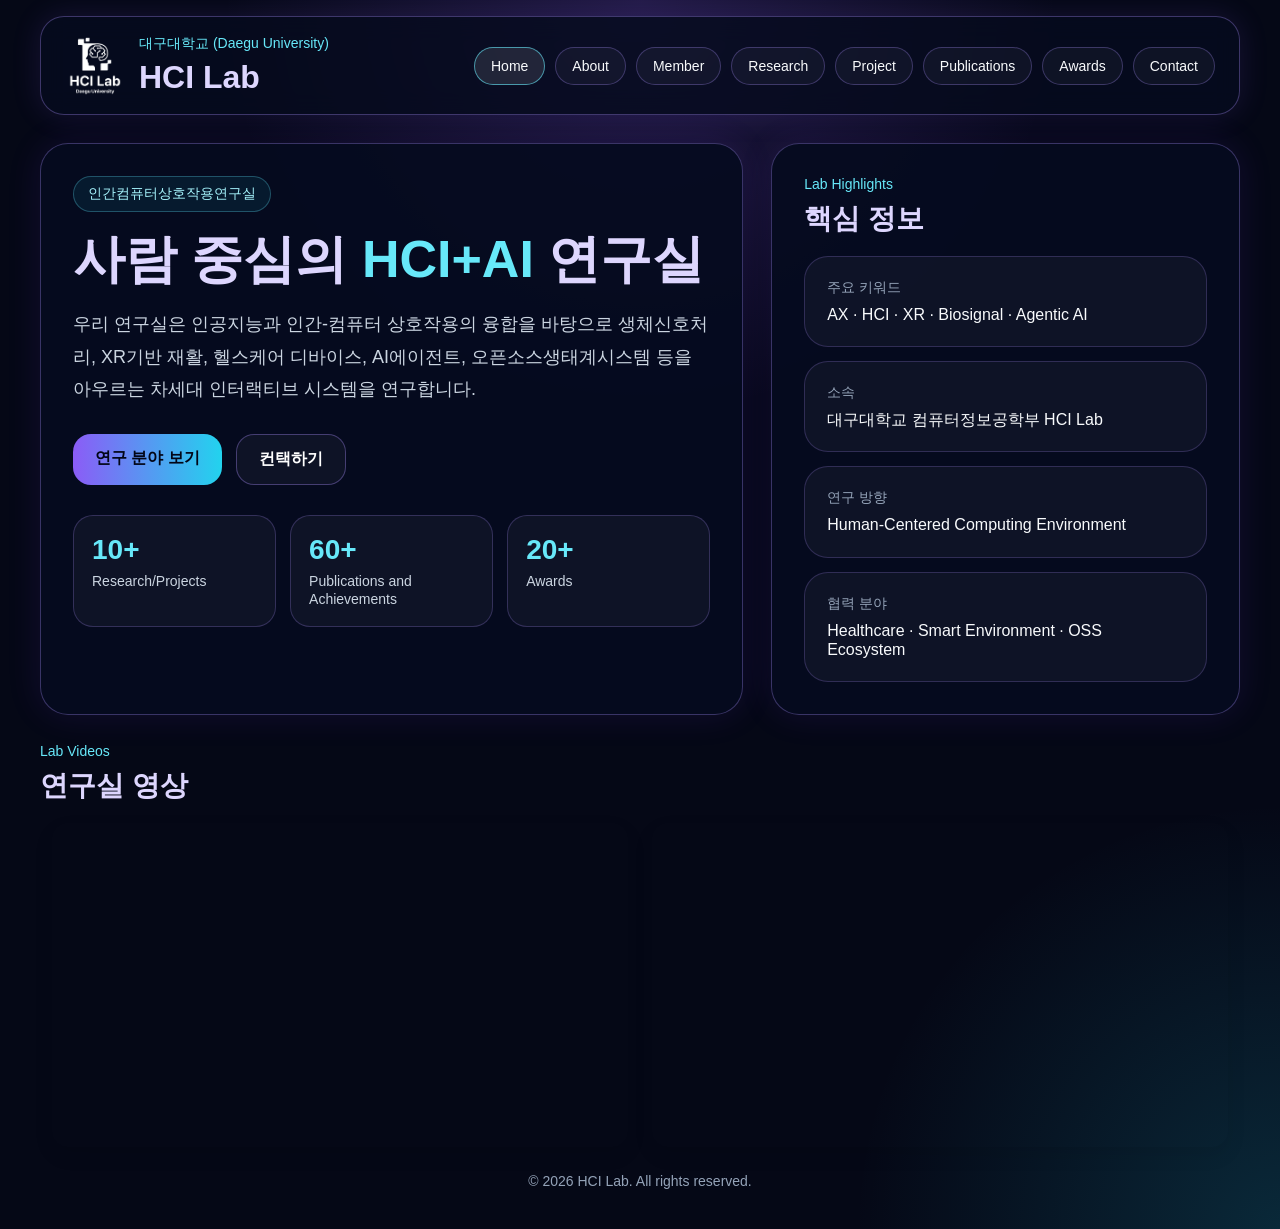
<file: index.html>
<!DOCTYPE html>
<html lang="ko">
<head>
  <meta charset="UTF-8" />
  <meta name="viewport" content="width=device-width, initial-scale=1.0" />
  <title>HCI Lab</title>
  <link rel="stylesheet" href="styles.css" />
</head>
<body>
  <div class="container">
    <header class="header">
      <div class="header-row">
        <div class="brand">
            <img src="images/white_verti.png" alt="HCI Lab Logo" class="logo">

            <div>
                <div class="brand-small">대구대학교 (Daegu University)</div>
                <h1 class="brand-title">HCI Lab</h1>
            </div>
        </div>
        <nav class="nav">
          <a href="index.html" class="active">Home</a>
          <a href="about.html">About</a>
          <a href="members.html">Member</a>
          <a href="research.html">Research</a>
          <a href="projects.html">Project</a>
          <a href="publications.html">Publications</a>
          <a href="awards.html">Awards</a>
          <a href="contact.html">Contact</a>
        </nav>
      </div>
    </header>

    <section class="hero">
      <div class="card">
        <div class="badge">인간컴퓨터상호작용연구실</div>
        <h2>사람 중심의 <span class="accent">HCI+AI</span> 연구실</h2>
        <p>
          우리 연구실은 인공지능과 인간-컴퓨터 상호작용의 융합을 바탕으로
          생체신호처리, XR기반 재활, 헬스케어 디바이스, AI에이전트, 오픈소스생태계시스템 등을 아우르는
          차세대 인터랙티브 시스템을 연구합니다.
        </p>
        <div class="btn-group">
          <a class="btn-primary" href="research.html">연구 분야 보기</a>
          <a class="btn-secondary" href="contact.html">컨택하기</a>
        </div>
        <div class="stats">
          <div class="stat"><strong>10+</strong><span class="label">Research/Projects</span></div>
          <div class="stat"><strong>60+</strong><span class="label">Publications and Achievements</span></div>
          <div class="stat"><strong>20+</strong><span class="label">Awards</span></div>
        </div>
      </div>

      <div class="card">
        <div class="section-header" style="margin-bottom:18px;">
          <div>
            <div class="eyebrow">Lab Highlights</div>
            <h3 style="font-size:28px;">핵심 정보</h3>
          </div>
        </div>
        <div class="info-list">
          <div class="info-item">
            <div class="title">주요 키워드</div>
            <div class="value">AX · HCI · XR · Biosignal · Agentic AI</div>
          </div>
          <div class="info-item">
            <div class="title">소속</div>
            <div class="value">대구대학교 컴퓨터정보공학부 HCI Lab</div>
          </div>
          <div class="info-item">
            <div class="title">연구 방향</div>
            <div class="value">Human-Centered Computing Environment</div>
          </div>
          <div class="info-item">
            <div class="title">협력 분야</div>
            <div class="value">Healthcare · Smart Environment · OSS Ecosystem</div>
          </div>
        </div>
      </div>
    </section>

<section class="section">
  <div class="section-header" style="margin-bottom:18px;">
    <div>
      <div class="eyebrow">Lab Videos</div>
      <h3 style="font-size:28px;">연구실 영상</h3>
    </div>
  </div>

  <div class="video-row">

    <!-- 영상 1 -->
    <div class="video-box">
      <iframe 
        src="https://www.youtube.com/embed/1eyJQSiv-pg"
        title="Video 1"
        frameborder="0"
        allowfullscreen>
      </iframe>
    </div>

    <!-- 영상 2 -->
    <div class="video-box">
      <iframe 
        src="https://www.youtube.com/embed/2YRIc9WSNo4?si=rixb3j6fYmChLufJ"
        title="Video 2"
        frameborder="0"
        allowfullscreen>
      </iframe>
    </div>

  </div>
</section>

    <footer>© 2026 HCI Lab. All rights reserved.</footer>
  </div>
</body>
</html>
</file>
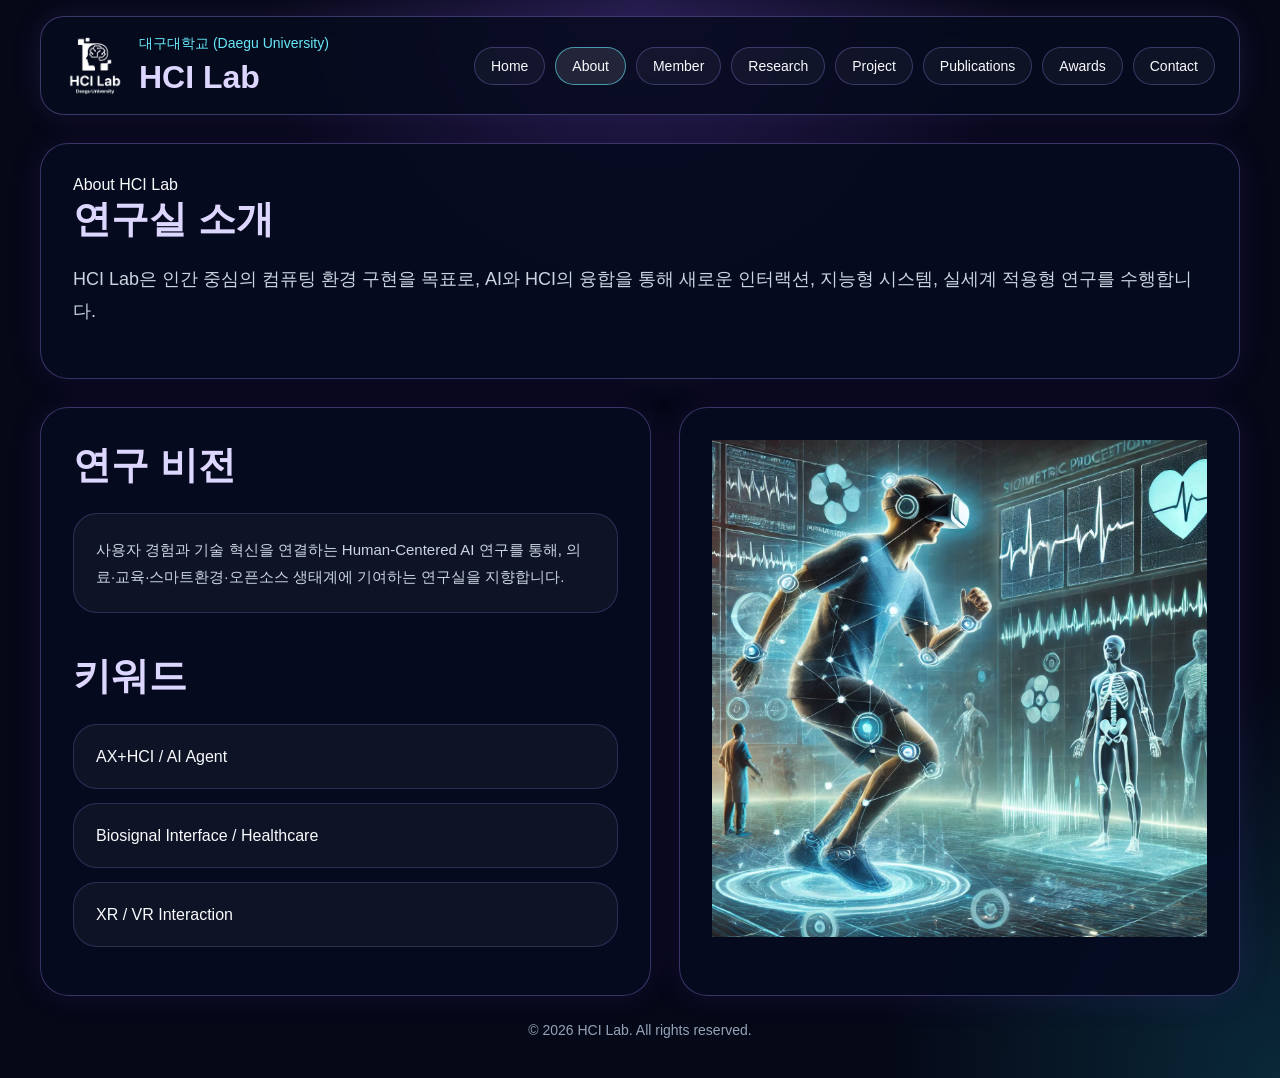
<file: about.html>
<!DOCTYPE html>
<html lang="ko">
<head>
  <meta charset="UTF-8" />
  <meta name="viewport" content="width=device-width, initial-scale=1.0" />
  <title>HCI Lab | 소개</title>
  <link rel="stylesheet" href="styles.css" />
</head>
<body>
  <div class="container">
    <header class="header">
      <div class="header-row">
        <div class="brand">
            <img src="images/white_verti.png" alt="HCI Lab Logo" class="logo">

            <div>
                <div class="brand-small">대구대학교 (Daegu University)</div>
                <h1 class="brand-title">HCI Lab</h1>
            </div>
        </div>
        <nav class="nav">
          <a href="index.html">Home</a>
          <a href="about.html" class="active">About</a>
          <a href="members.html">Member</a>
          <a href="research.html">Research</a>
          <a href="projects.html">Project</a>
          <a href="publications.html">Publications</a>
            <a href="awards.html">Awards</a>
          <a href="contact.html">Contact</a>
        </nav>
      </div>
    </header>

    <section class="page-hero card">
      <div class="eyebrow">About HCI Lab</div>
      <h2 class="page-title">연구실 소개</h2>
      <p class="page-intro">
        HCI Lab은 인간 중심의 컴퓨팅 환경 구현을 목표로,
        AI와 HCI의 융합을 통해 새로운 인터랙션, 지능형 시스템,
        실세계 적용형 연구를 수행합니다.
      </p>
    </section>

    <section class="section grid-2">
      <div class="card">
        <div class="section-header">
          <div>
            <h3>연구 비전</h3>
          </div>
        </div>
        <div class="box">
          <p>사용자 경험과 기술 혁신을 연결하는 Human-Centered AI 연구를 통해, 의료·교육·스마트환경·오픈소스 생태계에 기여하는 연구실을 지향합니다.</p>
        </div>

        <div class="keyword-text">
        <div class="section-header">
          <div>
            <h3>
              <p></p>키워드</h3>
          </div>
        </div>            
        </div>
        
          <div class="info-list">
          <div class="info-item"><div class="value">AX+HCI / AI Agent</div></div>
          <div class="info-item"><div class="value">Biosignal Interface / Healthcare</div></div>
          <div class="info-item"><div class="value">XR / VR Interaction</div></div>
        </div>
      </div>

      <div class="card">
        <div class="section-header">
          <div class="keyword-card">
              <img src="images/about.png" class="keyword-img">
          </div>
        </div>

      </div>
    </section>

    <footer>© 2026 HCI Lab. All rights reserved.</footer>
  </div>
</body>
</html>
</file>
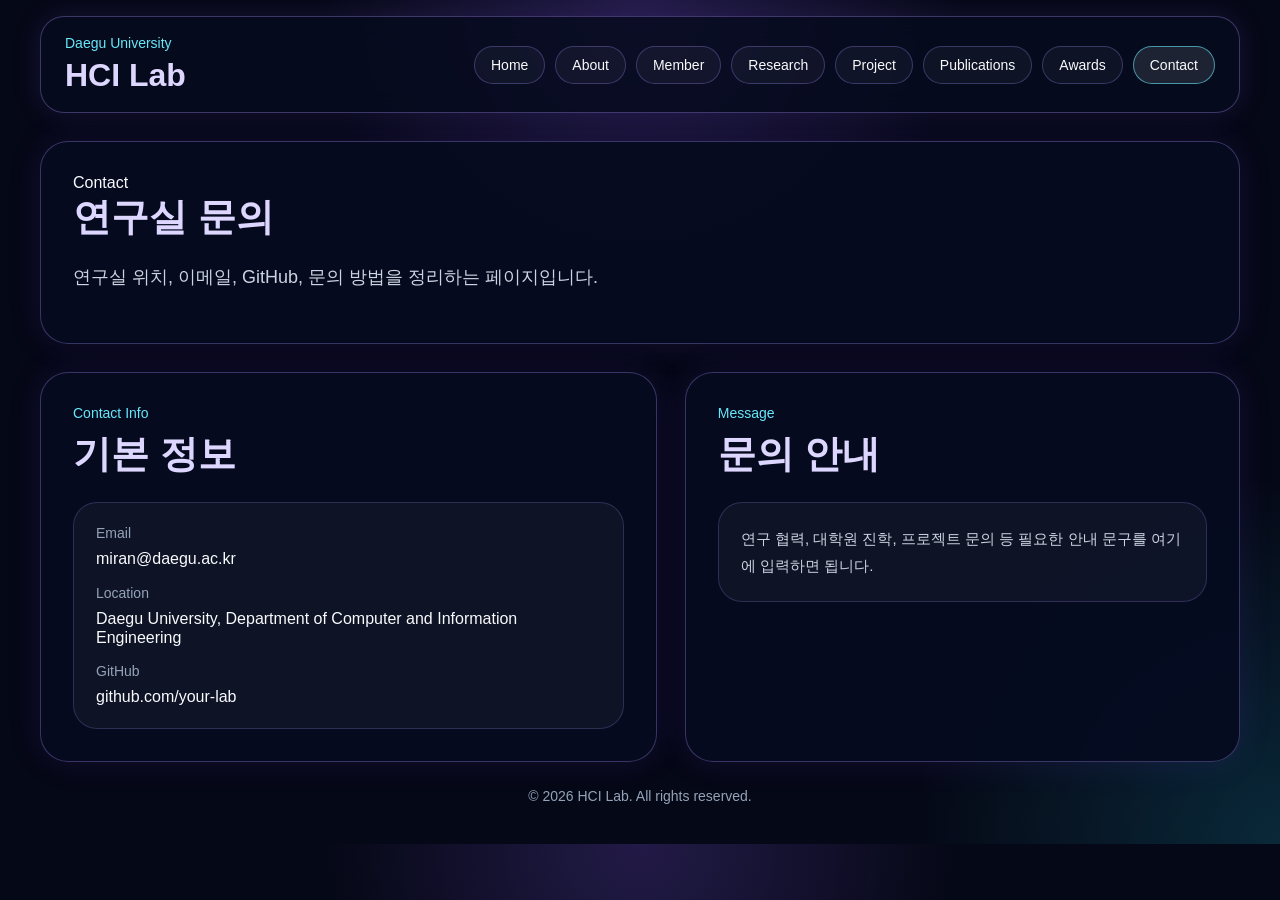
<file: contact.html>
<!DOCTYPE html>
<html lang="ko">
<head>
  <meta charset="UTF-8" />
  <meta name="viewport" content="width=device-width, initial-scale=1.0" />
  <title>HCI Lab | 연락처</title>
  <link rel="stylesheet" href="styles.css" />
</head>
<body>
  <div class="container">
    <header class="header">
      <div class="header-row">
        <div>
          <div class="brand-small">Daegu University</div>
          <h1 class="brand-title">HCI Lab</h1>
        </div>
        <nav class="nav">
          <a href="index.html">Home</a>
          <a href="about.html">About</a>
          <a href="members.html">Member</a>
          <a href="research.html">Research</a>
          <a href="projects.html">Project</a>
          <a href="publications.html">Publications</a>
          <a href="awards.html">Awards</a>
          <a href="contact.html" class="active">Contact</a>
        </nav>
      </div>
    </header>

    <section class="page-hero card">
      <div class="eyebrow">Contact</div>
      <h2 class="page-title">연구실 문의</h2>
      <p class="page-intro">연구실 위치, 이메일, GitHub, 문의 방법을 정리하는 페이지입니다.</p>
    </section>

    <section class="section grid-2">
      <div class="card">
        <div class="section-header">
          <div>
            <div class="eyebrow">Contact Info</div>
            <h3>기본 정보</h3>
          </div>
        </div>
        <div class="contact-card">
          <div class="contact-item">
            <div class="title">Email</div>
            <div class="value">miran@daegu.ac.kr</div>
          </div>
          <div class="contact-item">
            <div class="title">Location</div>
            <div class="value">Daegu University, Department of Computer and Information Engineering</div>
          </div>
          <div class="contact-item">
            <div class="title">GitHub</div>
            <div class="value">github.com/your-lab</div>
          </div>
        </div>
      </div>

      <div class="card">
        <div class="section-header">
          <div>
            <div class="eyebrow">Message</div>
            <h3>문의 안내</h3>
          </div>
        </div>
        <div class="box">
          <p>연구 협력, 대학원 진학, 프로젝트 문의 등 필요한 안내 문구를 여기에 입력하면 됩니다.</p>
        </div>
      </div>
    </section>

    <footer>© 2026 HCI Lab. All rights reserved.</footer>
  </div>
</body>
</html>
</file>
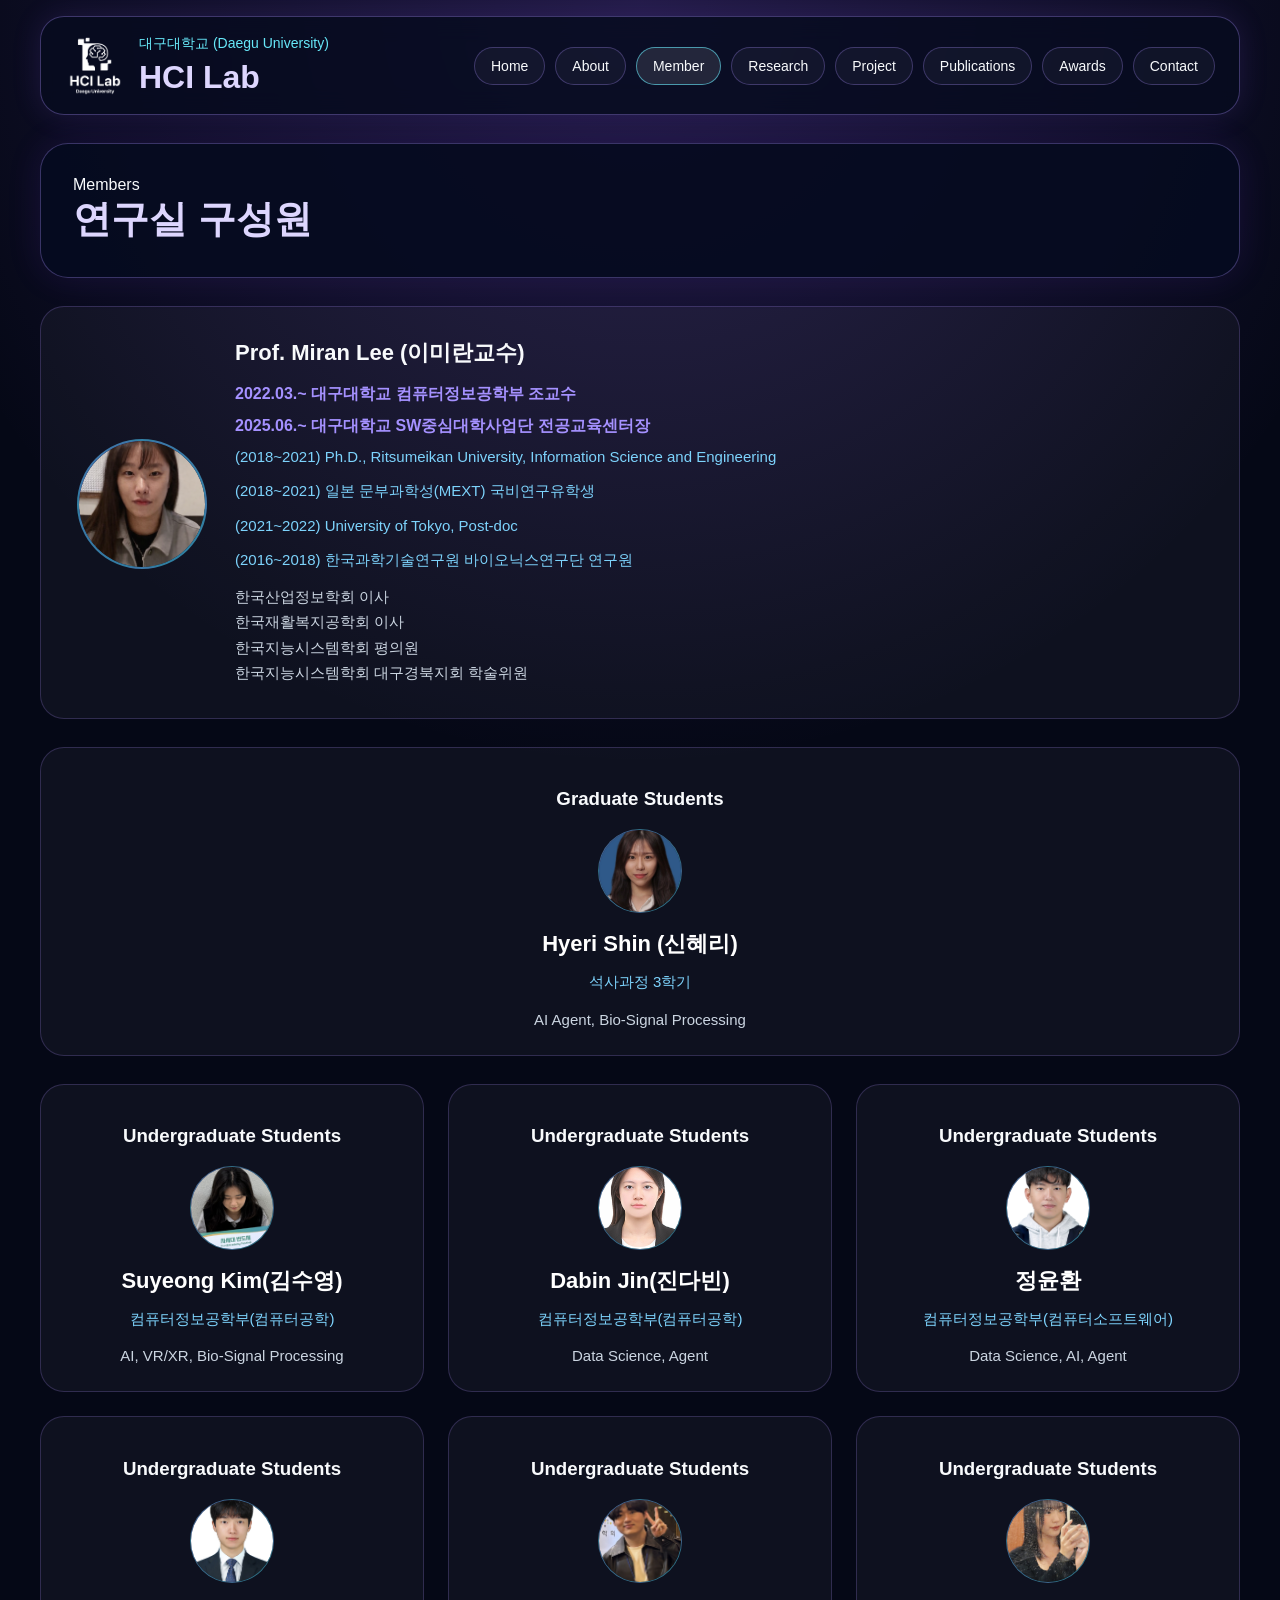
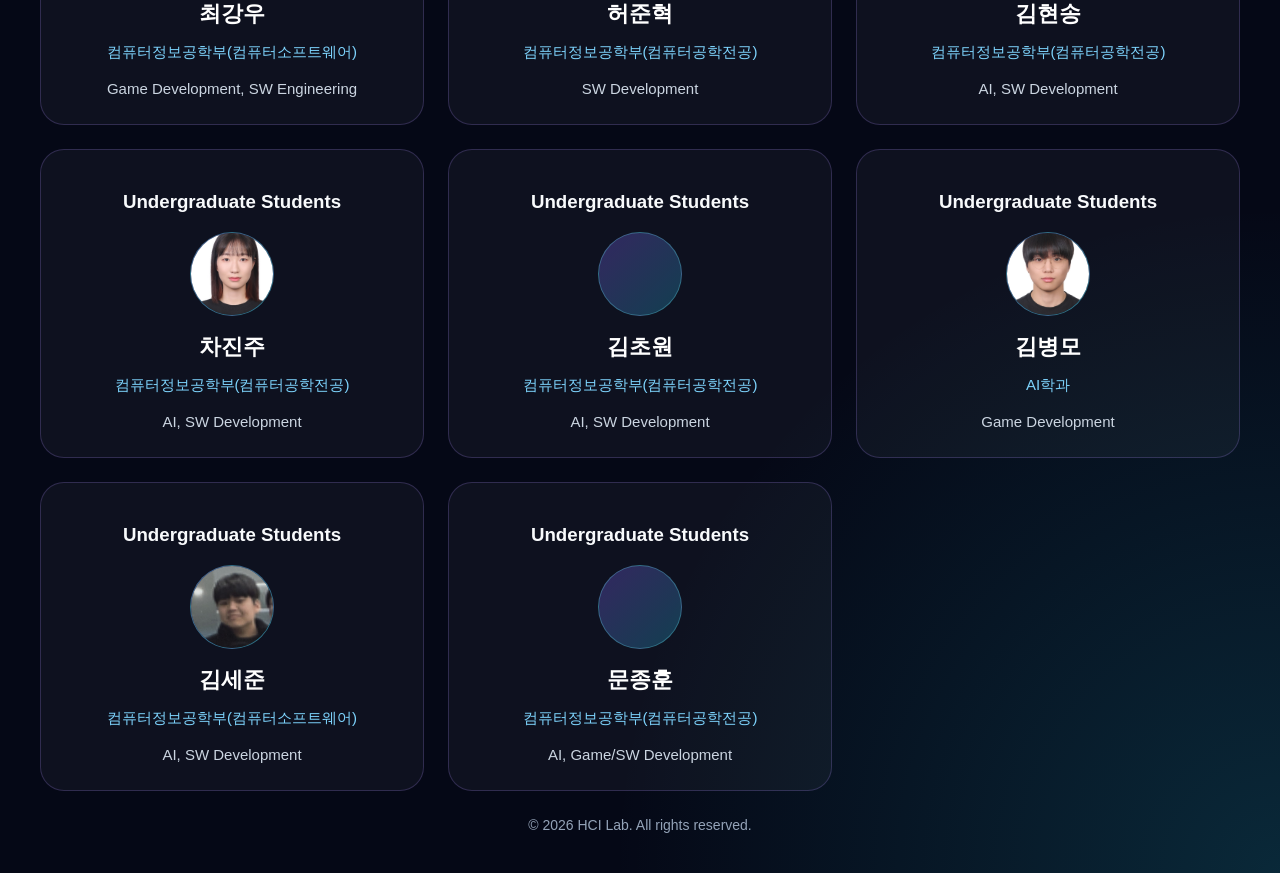
<file: members.html>
<!DOCTYPE html>
<html lang="ko">
<head>
  <meta charset="UTF-8" />
  <meta name="viewport" content="width=device-width, initial-scale=1.0" />
  <title>HCI Lab | 구성원</title>
  <link rel="stylesheet" href="styles.css" />
</head>
<body>
  <div class="container">
    <header class="header">
      <div class="header-row">
        <div class="brand">
          <img src="images/white_verti.png" alt="HCI Lab Logo" class="logo">

          <div>
            <div class="brand-small">대구대학교 (Daegu University)</div>
            <h1 class="brand-title">HCI Lab</h1>
          </div>
        </div>

        <nav class="nav">
          <a href="index.html">Home</a>
          <a href="about.html">About</a>
          <a href="members.html" class="active">Member</a>
          <a href="research.html">Research</a>
          <a href="projects.html">Project</a>
          <a href="publications.html">Publications</a>
          <a href="awards.html">Awards</a>
          <a href="contact.html">Contact</a>
        </nav>
      </div>
    </header>

    <section class="page-hero card">
      <div class="eyebrow">Members</div>
      <h2 class="page-title">연구실 구성원</h2>
    </section>

    <!-- 책임교수 -->
    <section class="section professor-section">
      <div class="member-box professor-box">
        <div class="avatar">
          <img src="images/professor.png" alt="Professor" class="avatar-img">
        </div>

        <div class="professor-info">
          <h3>Prof. Miran Lee (이미란교수)</h3>
          <p class="affiliation-kor">2022.03.~ 대구대학교 컴퓨터정보공학부 조교수</p>
          <p class="affiliation-kor">2025.06.~ 대구대학교 SW중심대학사업단 전공교육센터장</p>

          <p class="affiliation-en">
            (2018~2021) Ph.D., Ritsumeikan University, Information Science and Engineering </p>
          <p class="affiliation-en"> (2018~2021) 일본 문부과학성(MEXT) 국비연구유학생 </p>
          <p class="affiliation-en"> (2021~2022) University of Tokyo, Post-doc </p>
          <p class="affiliation-en"> (2016~2018) 한국과학기술연구원 바이오닉스연구단 연구원 </p>
                   
          <p class="bio">
            한국산업정보학회 이사
          </p>
          <p class="bio">
            한국재활복지공학회 이사
          </p>
          <p class="bio">
            한국지능시스템학회 평의원
          </p>
          <p class="bio">
            한국지능시스템학회 대구경북지회 학술위원
          </p>
        </div>
      </div>
    </section>

<!-- 대학원생 -->
<section class="section student-section">
  <div class="graduate-grid">
    <div class="member-box graduate-box">
      <h3 class="section-subtitle">Graduate Students</h3>
      <div class="avatar">
           <img src="images/shr.png" alt="shr" class="avatar-img">
      </div>
      <h4>Hyeri Shin (신혜리)</h4>
      <p class="affiliation">석사과정 3학기</p>
      <p class="bio">AI Agent, Bio-Signal Processing</p>
    </div>

  </div>

</section>


<!-- 학부생 -->
<section class="section student-section">



  <div class="undergraduate-grid">

    <div class="member-box undergraduate-box">
        <h3 class="section-subtitle">Undergraduate Students</h3>
      <div class="avatar">
           <img src="images/ksy.png" alt="shr" class="avatar-img">
      </div>
      <h4>Suyeong Kim(김수영)</h4>
      <p class="affiliation">컴퓨터정보공학부(컴퓨터공학)</p>
      <p class="bio">AI, VR/XR, Bio-Signal Processing</p>
    </div>

    <div class="member-box undergraduate-box">
              <h3 class="section-subtitle">Undergraduate Students</h3>
      <div class="avatar">
           <img src="images/jdb.png" alt="shr" class="avatar-img">
      </div>
      <h4>Dabin Jin(진다빈)</h4>
      <p class="affiliation">컴퓨터정보공학부(컴퓨터공학)</p>
      <p class="bio">Data Science, Agent</p>
    </div>

    <div class="member-box undergraduate-box">
              <h3 class="section-subtitle">Undergraduate Students</h3>
      <div class="avatar">
           <img src="images/jyh.png" alt="shr" class="avatar-img">
      </div>      <h4>정윤환</h4>
      <p class="affiliation">컴퓨터정보공학부(컴퓨터소프트웨어)</p>
      <p class="bio">Data Science, AI, Agent</p>
    </div>

    <div class="member-box undergraduate-box">
              <h3 class="section-subtitle">Undergraduate Students</h3>
      <div class="avatar">
           <img src="images/ckw.jpeg" alt="shr" class="avatar-img">
      </div>
      <h4>최강우</h4>
      <p class="affiliation">컴퓨터정보공학부(컴퓨터소프트웨어)</p>
      <p class="bio">Game Development, SW Engineering</p>
    </div>

    <div class="member-box undergraduate-box">
              <h3 class="section-subtitle">Undergraduate Students</h3>
      <div class="avatar">
           <img src="images/hjh.png" alt="shr" class="avatar-img">
      </div>
      <h4>허준혁</h4>
      <p class="affiliation">컴퓨터정보공학부(컴퓨터공학전공)</p>
      <p class="bio">SW Development</p>
    </div>

    <div class="member-box undergraduate-box">
              <h3 class="section-subtitle">Undergraduate Students</h3>
      <div class="avatar">
           <img src="images/khs.png" alt="shr" class="avatar-img">
      </div>
      <h4>김현송</h4>
      <p class="affiliation">컴퓨터정보공학부(컴퓨터공학전공)</p>
      <p class="bio">AI, SW Development</p>
    </div>

        <div class="member-box undergraduate-box">
                  <h3 class="section-subtitle">Undergraduate Students</h3>

      <div class="avatar">
           <img src="images/cjj.png" alt="shr" class="avatar-img">
      </div>
      <h4>차진주</h4>
      <p class="affiliation">컴퓨터정보공학부(컴퓨터공학전공)</p>
      <p class="bio">AI, SW Development</p>
    </div>

    <div class="member-box undergraduate-box">
      <h3 class="section-subtitle">Undergraduate Students</h3>
      <div class="avatar">
      </div>
      <h4>김초원</h4>
      <p class="affiliation">컴퓨터정보공학부(컴퓨터공학전공)</p>
      <p class="bio">AI, SW Development</p>
    </div>

    <div class="member-box undergraduate-box">
       <h3 class="section-subtitle">Undergraduate Students</h3>
      <div class="avatar">
           <img src="images/kbm.png" alt="shr" class="avatar-img">
      </div>
      <h4>김병모</h4>
      <p class="affiliation">AI학과</p>
      <p class="bio">Game Development</p>
    </div>

        <div class="member-box undergraduate-box">
                  <h3 class="section-subtitle">Undergraduate Students</h3>
      <div class="avatar">
           <img src="images/ksj.png" alt="shr" class="avatar-img">
      </div>      <h4>김세준</h4>
      <p class="affiliation">컴퓨터정보공학부(컴퓨터소프트웨어)</p>
      <p class="bio">AI, SW Development</p>
    </div>

    <div class="member-box undergraduate-box">
              <h3 class="section-subtitle">Undergraduate Students</h3>
      <div class="avatar"></div>
      <h4>문종훈</h4>
      <p class="affiliation">컴퓨터정보공학부(컴퓨터공학전공)</p>
      <p class="bio">AI, Game/SW Development</p>
    </div>

  </div>

</section>

    <footer>© 2026 HCI Lab. All rights reserved.</footer>
  </div>
</body>
</html>
</file>
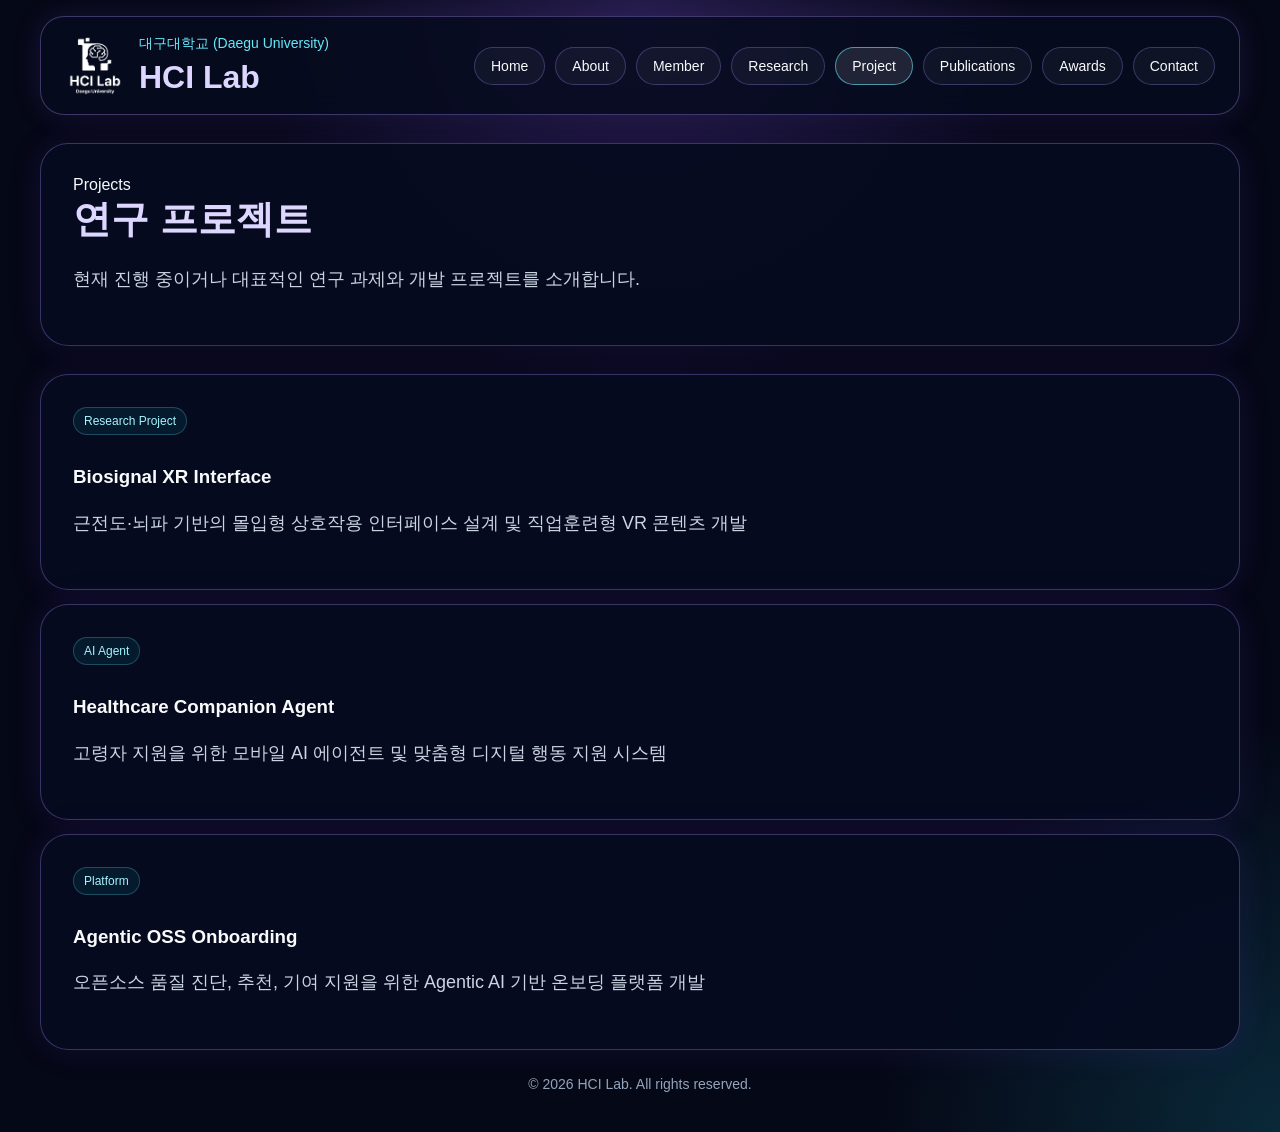
<file: projects.html>
<!DOCTYPE html>
<html lang="ko">
<head>
  <meta charset="UTF-8" />
  <meta name="viewport" content="width=device-width, initial-scale=1.0" />
  <title>HCI Lab | 프로젝트</title>
  <link rel="stylesheet" href="styles.css" />
</head>
<body>
  <div class="container">
    <header class="header">
      <div class="header-row">
        <div class="brand">
            <img src="images/white_verti.png" alt="HCI Lab Logo" class="logo">

            <div>
                <div class="brand-small">대구대학교 (Daegu University)</div>
                <h1 class="brand-title">HCI Lab</h1>
            </div>
        </div>
        <nav class="nav">
          <a href="index.html">Home</a>
          <a href="about.html">About</a>
          <a href="members.html">Member</a>
          <a href="research.html">Research</a>
          <a href="projects.html" class="active">Project</a>
          <a href="publications.html">Publications</a>
          <a href="awards.html">Awards</a>
          <a href="contact.html">Contact</a>
        </nav>
      </div>
    </header>

    <section class="page-hero card">
      <div class="eyebrow">Projects</div>
      <h2 class="page-title">연구 프로젝트</h2>
      <p class="page-intro">현재 진행 중이거나 대표적인 연구 과제와 개발 프로젝트를 소개합니다.</p>
    </section>

    <section class="section stack">
      <div class="card">
        <div class="tag">Research Project</div>
        <h3>Biosignal XR Interface</h3>
        <p class="text">근전도·뇌파 기반의 몰입형 상호작용 인터페이스 설계 및 직업훈련형 VR 콘텐츠 개발</p>
      </div>
      <div class="card">
        <div class="tag">AI Agent</div>
        <h3>Healthcare Companion Agent</h3>
        <p class="text">고령자 지원을 위한 모바일 AI 에이전트 및 맞춤형 디지털 행동 지원 시스템</p>
      </div>
      <div class="card">
        <div class="tag">Platform</div>
        <h3>Agentic OSS Onboarding</h3>
        <p class="text">오픈소스 품질 진단, 추천, 기여 지원을 위한 Agentic AI 기반 온보딩 플랫폼 개발</p>
      </div>
    </section>

    <footer>© 2026 HCI Lab. All rights reserved.</footer>
  </div>
</body>
</html>
</file>
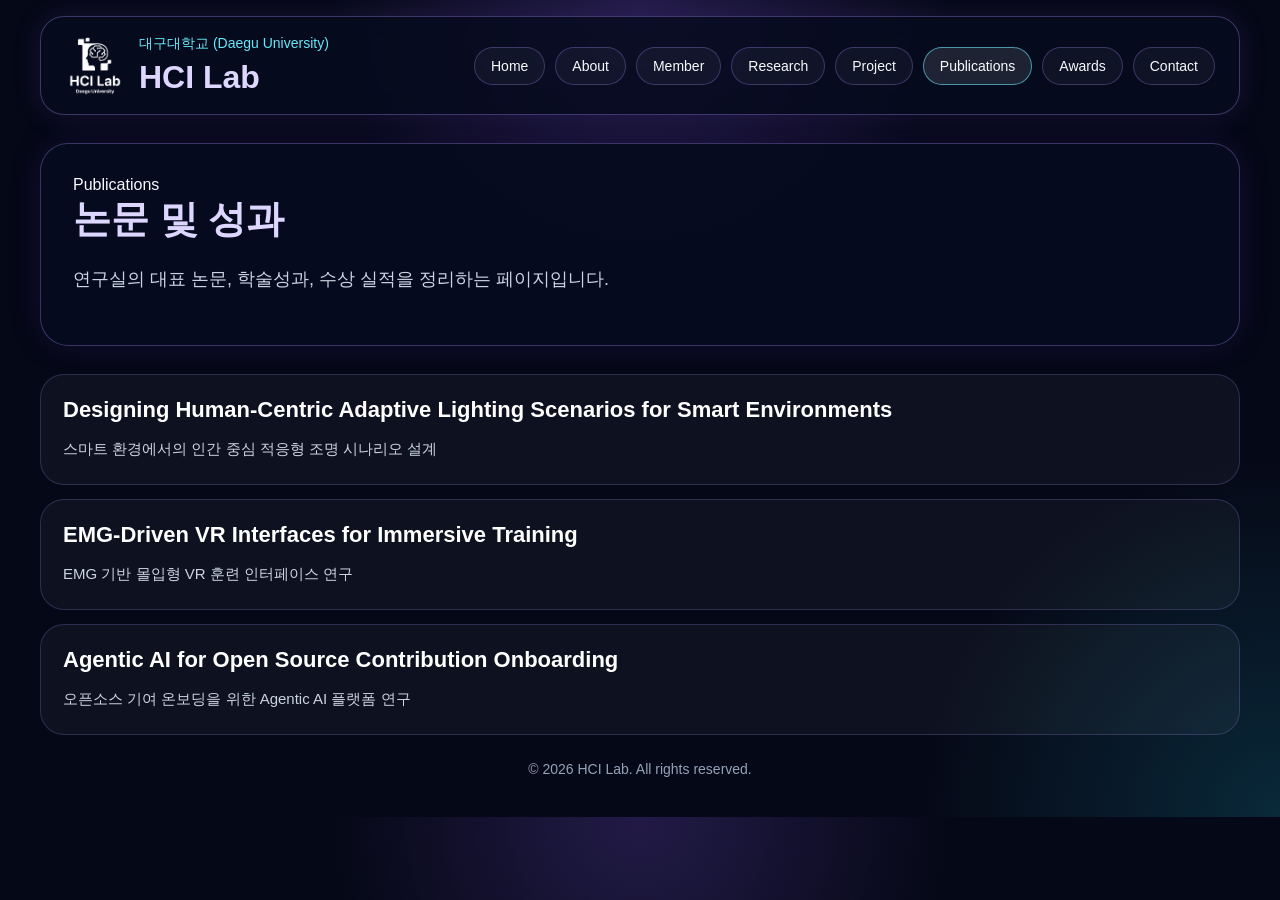
<file: publications.html>
<!DOCTYPE html>
<html lang="ko">
<head>
  <meta charset="UTF-8" />
  <meta name="viewport" content="width=device-width, initial-scale=1.0" />
  <title>HCI Lab | 논문 및 성과</title>
  <link rel="stylesheet" href="styles.css" />
</head>
<body>
  <div class="container">
    <header class="header">
      <div class="header-row">
        <div class="brand">
            <img src="images/white_verti.png" alt="HCI Lab Logo" class="logo">

            <div>
                <div class="brand-small">대구대학교 (Daegu University)</div>
                <h1 class="brand-title">HCI Lab</h1>
            </div>
        </div>
        <nav class="nav">
          <a href="index.html" >Home</a>
          <a href="about.html">About</a>
          <a href="members.html">Member</a>
          <a href="research.html">Research</a>
          <a href="projects.html">Project</a>
          <a href="publications.html" class="active">Publications</a>
          <a href="awards.html">Awards</a>
          <a href="contact.html">Contact</a>
        </nav>
      </div>
    </header>


    <section class="page-hero card">
      <div class="eyebrow">Publications</div>
      <h2 class="page-title">논문 및 성과</h2>
      <p class="page-intro">연구실의 대표 논문, 학술성과, 수상 실적을 정리하는 페이지입니다.</p>
    </section>

    <section class="section stack">
      <div class="paper-box">
        <h4>Designing Human-Centric Adaptive Lighting Scenarios for Smart Environments</h4>
        <p>스마트 환경에서의 인간 중심 적응형 조명 시나리오 설계</p>
      </div>
      <div class="paper-box">
        <h4>EMG-Driven VR Interfaces for Immersive Training</h4>
        <p>EMG 기반 몰입형 VR 훈련 인터페이스 연구</p>
      </div>
      <div class="paper-box">
        <h4>Agentic AI for Open Source Contribution Onboarding</h4>
        <p>오픈소스 기여 온보딩을 위한 Agentic AI 플랫폼 연구</p>
      </div>
    </section>

    <footer>© 2026 HCI Lab. All rights reserved.</footer>
  </div>
</body>
</html>
</file>
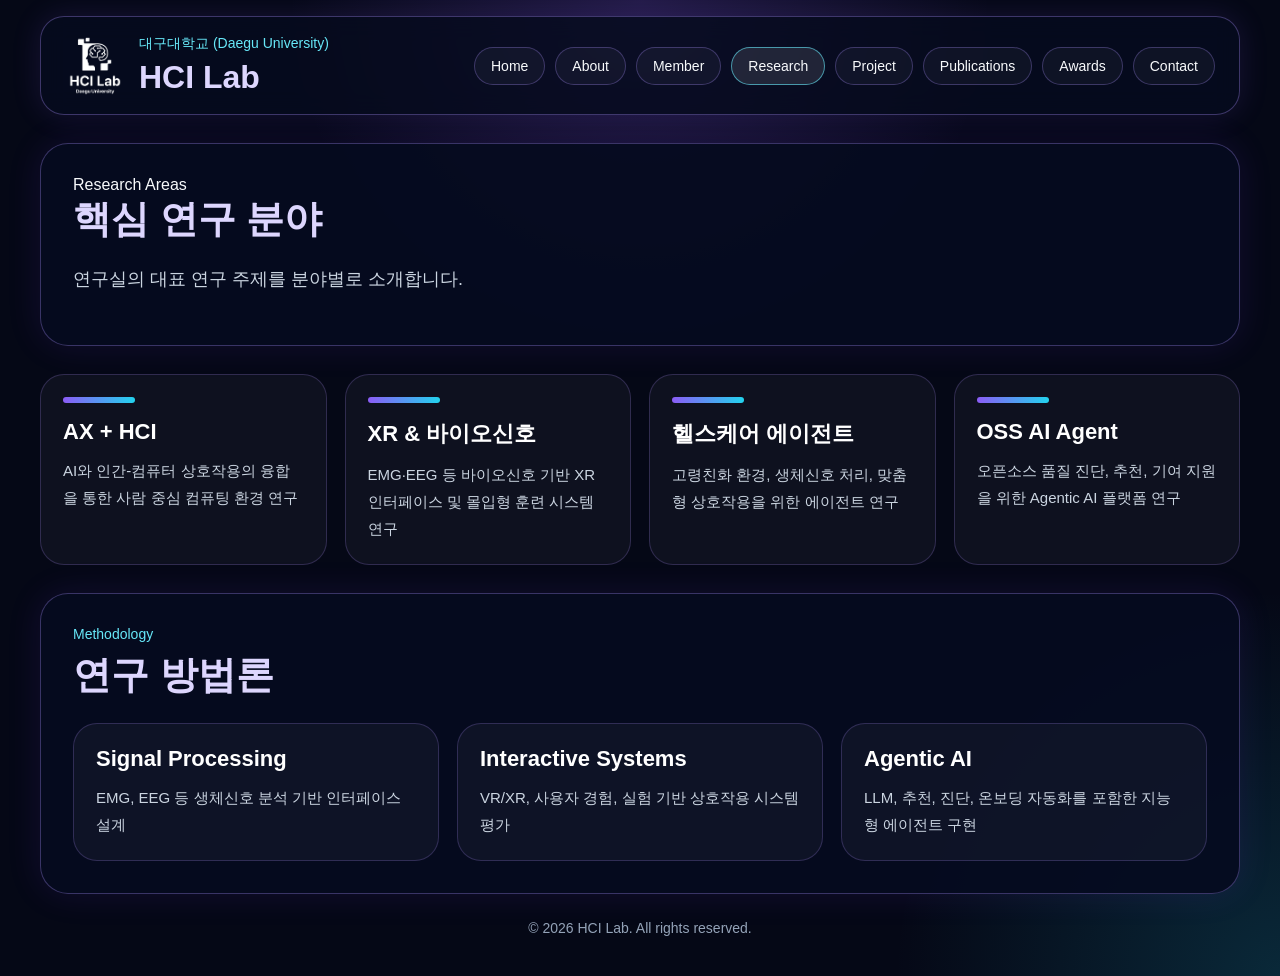
<file: research.html>
<!DOCTYPE html>
<html lang="ko">
<head>
  <meta charset="UTF-8" />
  <meta name="viewport" content="width=device-width, initial-scale=1.0" />
  <title>HCI Lab | 연구 분야</title>
  <link rel="stylesheet" href="styles.css" />
</head>
<body>
  <div class="container">
    <header class="header">
      <div class="header-row">
        <div class="brand">
            <img src="images/white_verti.png" alt="HCI Lab Logo" class="logo">

            <div>
                <div class="brand-small">대구대학교 (Daegu University)</div>
                <h1 class="brand-title">HCI Lab</h1>
            </div>
        </div>
        <nav class="nav">
          <a href="index.html" >Home</a>
          <a href="about.html">About</a>
          <a href="members.html">Member</a>
          <a href="research.html" class="active">Research</a>
          <a href="projects.html">Project</a>
          <a href="publications.html">Publications</a>
          <a href="awards.html">Awards</a>
          <a href="contact.html">Contact</a>
        </nav>
      </div>
    </header>

    <section class="page-hero card">
      <div class="eyebrow">Research Areas</div>
      <h2 class="page-title">핵심 연구 분야</h2>
      <p class="page-intro">연구실의 대표 연구 주제를 분야별로 소개합니다.</p>
    </section>

    <section class="section grid-4">
      <div class="box">
        <div class="bar"></div>
        <h4>AX + HCI</h4>
        <p>AI와 인간-컴퓨터 상호작용의 융합을 통한 사람 중심 컴퓨팅 환경 연구</p>
      </div>
      <div class="box">
        <div class="bar"></div>
        <h4>XR & 바이오신호</h4>
        <p>EMG·EEG 등 바이오신호 기반 XR 인터페이스 및 몰입형 훈련 시스템 연구</p>
      </div>
      <div class="box">
        <div class="bar"></div>
        <h4>헬스케어 에이전트</h4>
        <p>고령친화 환경, 생체신호 처리, 맞춤형 상호작용을 위한 에이전트 연구</p>
      </div>
      <div class="box">
        <div class="bar"></div>
        <h4>OSS AI Agent</h4>
        <p>오픈소스 품질 진단, 추천, 기여 지원을 위한 Agentic AI 플랫폼 연구</p>
      </div>
    </section>

    <section class="section card">
      <div class="section-header">
        <div>
          <div class="eyebrow">Methodology</div>
          <h3>연구 방법론</h3>
        </div>
      </div>
      <div class="grid-3">
        <div class="box"><h4>Signal Processing</h4><p>EMG, EEG 등 생체신호 분석 기반 인터페이스 설계</p></div>
        <div class="box"><h4>Interactive Systems</h4><p>VR/XR, 사용자 경험, 실험 기반 상호작용 시스템 평가</p></div>
        <div class="box"><h4>Agentic AI</h4><p>LLM, 추천, 진단, 온보딩 자동화를 포함한 지능형 에이전트 구현</p></div>
      </div>
    </section>

    <footer>© 2026 HCI Lab. All rights reserved.</footer>
  </div>
</body>
</html>
</file>
<file: styles.css>
* { box-sizing: border-box; }
html { scroll-behavior: smooth; }
body {
  margin: 0;
  font-family: "Segoe UI", Arial, sans-serif;
  background:
    radial-gradient(circle at top, rgba(139, 92, 246, 0.22), transparent 30%),
    radial-gradient(circle at bottom right, rgba(34, 211, 238, 0.16), transparent 24%),
    #050816;
  color: #f8fafc;
}
a { color: inherit; text-decoration: none; }
.container {
  width: min(1200px, calc(100% - 40px));
  margin: 0 auto;
}
.header {
  position: sticky;
  top: 0;
  z-index: 10;
  margin-top: 16px;
  padding: 18px 24px;
  border: 1px solid rgba(167, 139, 250, 0.35);
  border-radius: 24px;
  background: rgba(7, 11, 31, 0.82);
  backdrop-filter: blur(12px);
  box-shadow: 0 0 30px rgba(139, 92, 246, 0.14);
}
.header-row {
  display: flex;
  justify-content: space-between;
  align-items: center;
  gap: 20px;
  flex-wrap: wrap;
}
.brand-small {
  color: #67e8f9;
  font-size: 14px;
  margin-bottom: 6px;
}
.brand-title {
  font-size: 32px;
  font-weight: 800;
  color: #ddd6fe;
  margin: 0;
}
.nav {
  display: flex;
  flex-wrap: wrap;
  gap: 10px;
}
.nav a {
  padding: 10px 16px;
  border-radius: 999px;
  border: 1px solid rgba(167, 139, 250, 0.3);
  background: rgba(255, 255, 255, 0.04);
  font-size: 14px;
  transition: 0.2s ease;
}
.nav a:hover,
.nav a.active {
  border-color: rgba(103, 232, 249, 0.6);
  background: rgba(255, 255, 255, 0.1);
}
.hero {
  display: grid;
  grid-template-columns: 1.2fr 0.8fr;
  gap: 28px;
  margin-top: 28px;
}
.card {
  background: rgba(6, 11, 32, 0.92);
  border: 1px solid rgba(167, 139, 250, 0.32);
  border-radius: 28px;
  padding: 32px;
  box-shadow: 0 0 35px rgba(124, 58, 237, 0.12);
}
.badge {
  display: inline-block;
  padding: 8px 14px;
  border-radius: 999px;
  border: 1px solid rgba(103, 232, 249, 0.28);
  background: rgba(34, 211, 238, 0.08);
  color: #a5f3fc;
  font-size: 14px;
  margin-bottom: 16px;
}
.hero h2 {
  margin: 0;
  font-size: 52px;
  line-height: 1.2;
  color: #ddd6fe;
}
.accent { color: #67e8f9; }
.hero p,
.page-intro,
.lead,
.text {
  color: #cbd5e1;
  font-size: 18px;
  line-height: 1.8;
}
.btn-group {
  display: flex;
  gap: 14px;
  flex-wrap: wrap;
  margin-top: 28px;
}
.btn-primary, .btn-secondary {
  display: inline-block;
  padding: 14px 22px;
  border-radius: 18px;
  font-weight: 700;
  transition: transform 0.2s ease, opacity 0.2s ease;
}
.btn-primary {
  background: linear-gradient(90deg, #8b5cf6, #22d3ee);
  color: #020617;
}
.btn-secondary {
  border: 1px solid rgba(167, 139, 250, 0.36);
  background: rgba(255, 255, 255, 0.04);
  color: white;
}
.btn-primary:hover, .btn-secondary:hover { transform: translateY(-1px); opacity: 0.95; }
.stats {
  display: grid;
  grid-template-columns: repeat(3, 1fr);
  gap: 14px;
  margin-top: 30px;
}
.stat {
  padding: 18px;
  border-radius: 20px;
  border: 1px solid rgba(167, 139, 250, 0.24);
  background: rgba(255, 255, 255, 0.04);
}
.stat strong {
  display: block;
  font-size: 28px;
  color: #67e8f9;
  margin-bottom: 6px;
}
.label {
  font-size: 14px;
  color: #cbd5e1;
}
.info-list, .stack, .list-grid { display: grid; gap: 14px; }
.info-item, .box, .paper-box, .member-box, .contact-card {
  padding: 22px;
  border-radius: 24px;
  border: 1px solid rgba(167, 139, 250, 0.22);
  background: rgba(255, 255, 255, 0.04);
}
.info-item .title,
.meta-title,
.contact-item .title {
  font-size: 14px;
  color: #94a3b8;
  margin-bottom: 8px;
}
.info-item .value,
.meta-value,
.contact-item .value {
  font-size: 16px;
  color: #f8fafc;
  line-height: 1.2;
}
.section {
  margin-top: 28px;
}
.section-header {
  display: flex;
  justify-content: space-between;
  align-items: end;
  gap: 20px;
  margin-bottom: 22px;
  flex-wrap: wrap;
}
.section-header .eyebrow {
  color: #67e8f9;
  font-size: 14px;
  margin-bottom: 8px;
}
.section-header h1,
.section-header h2,
.section-header h3,
.page-title {
  margin: 0;
  font-size: 38px;
  color: #ddd6fe;
}
.section-note {
  font-size: 14px;
  color: #94a3b8;
}
.grid-4 {
  display: grid;
  grid-template-columns: repeat(4, 1fr);
  gap: 18px;
}
.grid-3 {
  display: grid;
  grid-template-columns: repeat(3, 1fr);
  gap: 18px;
}
.grid-2 {
  display: grid;
  grid-template-columns: 1fr 0.9fr;
  gap: 28px;
}
.bar {
  width: 72px;
  height: 6px;
  border-radius: 999px;
  background: linear-gradient(90deg, #8b5cf6, #22d3ee);
  margin-bottom: 16px;
}
.box h4, .paper-box h4, .member-box h4 {
  margin: 0 0 12px;
  font-size: 22px;
  color: #ffffff;
}
.box p, .paper-box p, .member-box p {
  margin: 0;
  color: #cbd5e1;
  line-height: 1.8;
  font-size: 15px;
}
.tag {
  display: inline-block;
  font-size: 12px;
  color: #a5f3fc;
  border: 1px solid rgba(103, 232, 249, 0.24);
  background: rgba(34, 211, 238, 0.08);
  padding: 6px 10px;
  border-radius: 999px;
  margin-bottom: 12px;
}
.members {
  display: grid;
  grid-template-columns: repeat(3, 1fr);
  gap: 18px;
}
.avatar {
  width: 84px;
  height: 84px;
  border-radius: 50%;
  margin: 0 auto 16px;
  border: 1px solid rgba(103, 232, 249, 0.3);
  background: linear-gradient(135deg, rgba(139, 92, 246, 0.3), rgba(34, 211, 238, 0.24));
}
.member-box { text-align: center; }
.contact-item { margin-bottom: 16px; }
.contact-item:last-child { margin-bottom: 0; }
.page-hero {
  margin-top: 28px;
}
footer {
  text-align: center;
  color: #94a3b8;
  padding: 26px 0 40px;
  font-size: 14px;
}
@media (max-width: 1024px) {
  .hero, .grid-2, .grid-4, .grid-3, .members { grid-template-columns: 1fr 1fr; }
  .hero { grid-template-columns: 1fr; }
}
@media (max-width: 700px) {
  .container { width: min(100% - 24px, 1200px); }
  .brand-title { font-size: 26px; }
  .hero h2 { font-size: 36px; }
  .section-header h1, .section-header h2, .section-header h3, .page-title { font-size: 28px; }
  .stats, .grid-4, .grid-3, .grid-2, .members { grid-template-columns: 1fr; }
  .card, .header { padding: 22px; }
}

.brand {
    display: flex;
    align-items: center;
    gap: 14px;
}

.logo {
    width: 60px;
    height: 60px;
    object-fit: contain;
}

.avatar-img{
    width: 100%;
    height: 100%;
    object-fit: cover;

    border-radius: 50%;     /* 원형 */
    transition: all 0.3s ease;   /* hover 부드럽게 */
}

/* 교수 소개 카드 전용 */
.professor-box{
    display: flex;
    align-items: center;
    gap: 28px;

    text-align: left;
    padding: 32px 36px;
}

/* 교수 사진 */
.professor-box .avatar{
    width: 130px;
    height: 130px;
    border-radius: 50%;
    overflow: hidden;
    flex-shrink: 0;

    border: 2px solid rgba(79, 209, 255, 0.45);
}

/* 사진 채우기 */
.professor-box .avatar-img{
    width: 100%;
    height: 100%;
    object-fit: cover;
    display: block;
}

/* 오른쪽 텍스트 영역 */
.professor-info{
    flex: 1;
    text-align: left;
}

/* 이름 */
.professor-info h3{
    margin: 0 0 14px 0;
    font-size: 22px;
    line-height: 1.3;
    color: #f8fafc;
}

/* 한글 소속 */
.professor-info .affiliation-kor{
    margin: 0 0 8px 0;
    font-size: 16px;
    font-weight: 600;
    color: #a591ff;
    line-height: 1.5;
}

/* 영문 소속 */
.professor-info .affiliation-en{
    margin: 0 0 12px 0;
    font-size: 15px;
    color: #7dd3fc;
    line-height: 1.5;
}

/* 약력 */
.professor-info .bio{
    margin: 0;
    font-size: 15px;
    color: #cbd5e1;
    line-height: 1.7;
}

/* 마우스 올렸을 때 카드 효과 */
.professor-box:hover{
    transform: translateY(-4px);
    box-shadow: 0 14px 30px rgba(0,0,0,0.35);
    transition: all 0.3s ease;
}

/* 모바일에서는 세로 정렬 */
@media (max-width: 768px){
    .professor-box{
        flex-direction: column;
        text-align: center;
    }

    .professor-info{
        text-align: center;
    }
}

.graduate-grid{
    display: grid;
    grid-template-columns: 1fr;
    gap: 24px;
}

.undergraduate-grid{
    display: grid;
    grid-template-columns: repeat(3, 1fr);
    gap: 24px;
}

.member-box .affiliation{
    margin: 0 0 12px 0;
    font-size: 15px;
    color: #7dd3fc;
    line-height: 1.5;
}

/* 마우스 올렸을 때 카드 효과 */
.graduate-box:hover{
    transform: translateY(-4px);
    box-shadow: 0 14px 30px rgba(0,0,0,0.35);
    transition: all 0.3s ease;
}

/* 마우스 올렸을 때 카드 효과 */
.undergraduate-box:hover{
    transform: translateY(-4px);
    box-shadow: 0 14px 30px rgba(0,0,0,0.35);
    transition: all 0.3s ease;
}

.video-row {
  display: flex;
  gap: 24px;
  justify-content: center;
  flex-wrap: wrap; /* 화면 작아지면 자동 줄바꿈 */
}

.video-box {
  position: relative;
  width: 48%;
  padding-bottom: 27%; /* 16:9 비율 */
  height: 0;
  border-radius: 16px;
  overflow: hidden;
  box-shadow: 0 8px 20px rgba(0,0,0,0.08);
}

.video-box iframe {
  position: absolute;
  width: 100%;
  height: 100%;
  top: 0;
  left: 0;
}

/* 모바일에서는 세로로 */
@media (max-width: 768px) {
  .video-box {
    width: 100%;
    padding-bottom: 56.25%;
  }
}
</file>
